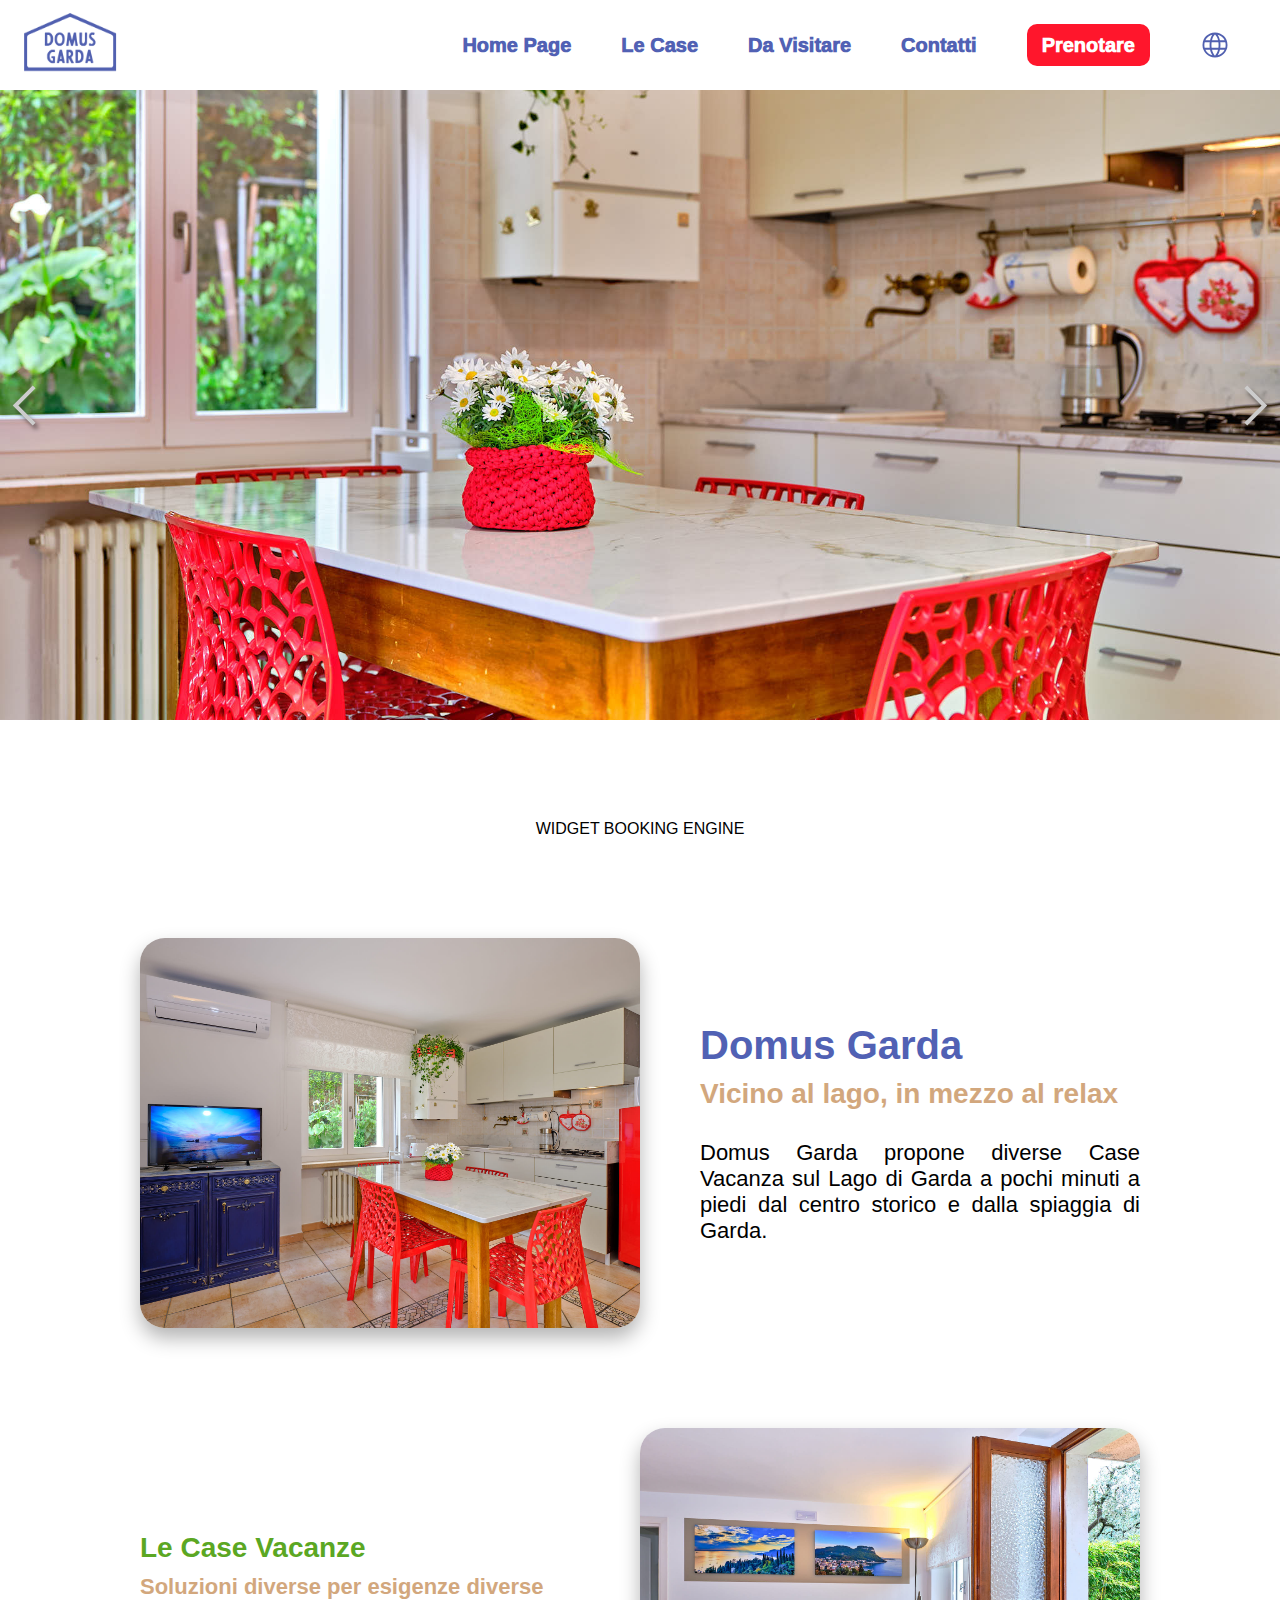
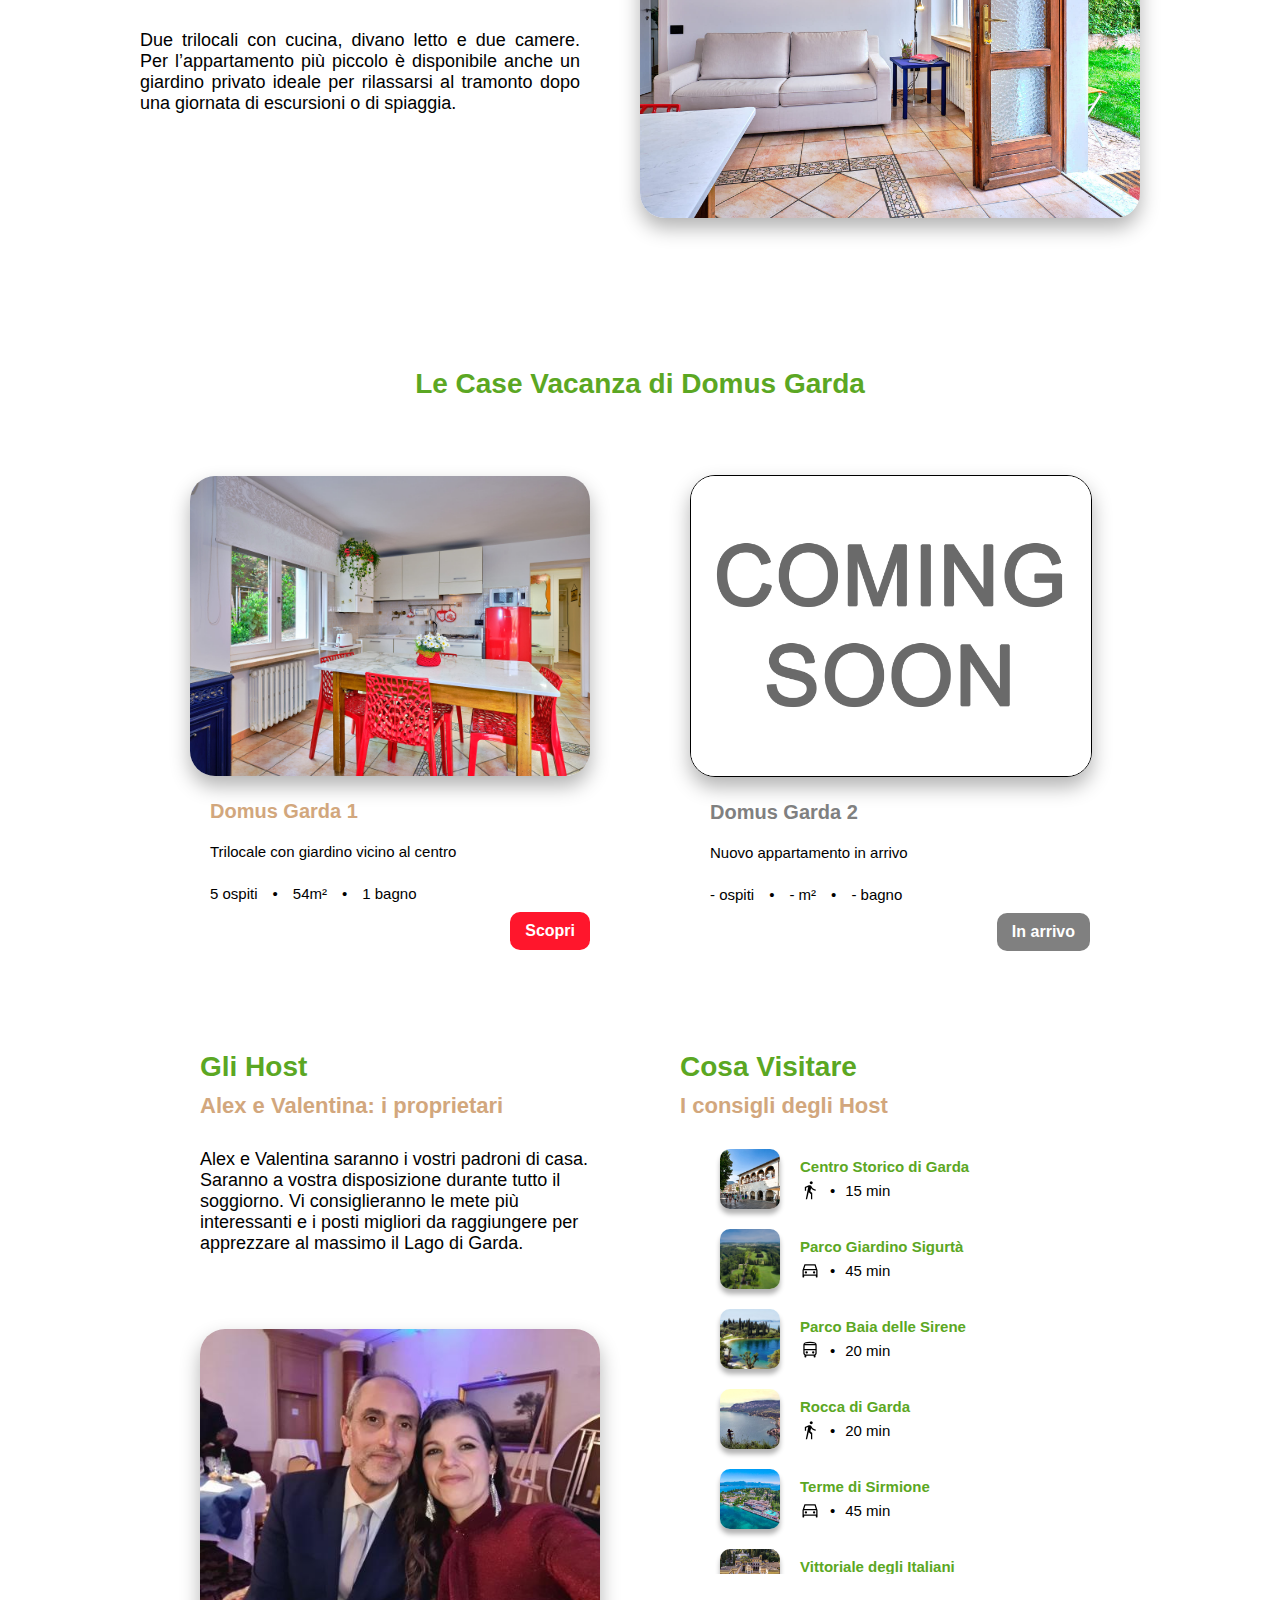
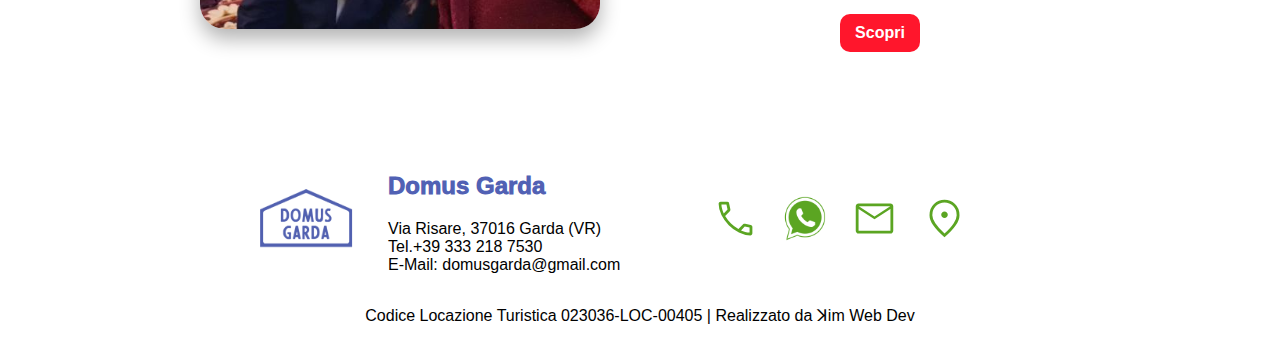
<file: index.html>
<!DOCTYPE html>
<html lang="en">
<head>
    <meta charset="UTF-8">
    <meta http-equiv="X-UA-Compatible" content="IE=edge">
    <meta name="viewport" content="width=device-width, initial-scale=1.0">
    <meta content="Domus Garda propone più di una Casa Vacanze sul Lago di Garda a pochi minuti a piedi dal centro storico e dalla spiaggia di Garda." name="description">
    <meta content="Domus Garda, Lago di Garda, Casa Vacanze Lago di Garda, Case Vacanze Lago di Garda, Case Vacanza Lago di Garda, Casa Vacanza Lago di Garda, Lago di Garda Casa Vacanza" name="keywords">

    <title>Domus Garda</title>

    <link rel="shortcut icon" href="favicon.png" type="image/x-icon">
    <link rel="stylesheet" href="styles/style.css">
</head>

<body>
    <header>
        <div class="header-bar">
            <a href="/"><img src="images/logo_dg.png" alt="logo_domusgarda" class="domus-logo"></a>
            <nav>

                <div class="menu-bar">
                    <ul class="menu-main">
                        <li><a href="index.html">Home Page</a></li>
                        <li><a href="" class="le-case-li">Le Case</a>
                            <div class="menu-sub">
                                <ul>
                                    <li><a href="domus-garda-1.html">Domus Garda 1</a></li>
                                    <li><a href="">Domus Garda 2</a></li>
                                </ul>
                            </div>
                        </li>
                        <li><a href="visit-garda.html">Da Visitare</a></li>
                        <li><a href="contacts.html">Contatti</a></li>
                        <li><a href="https://domusgarda.kross.travel/" target="_blank" class="booking-button">Prenotare</a></li>
                        <li class="lang-selector"><a href="" class="lang-li"><img src="images/icons/lang-sel-ico.svg" alt="" class="lang-icon"></a>
                            <div class="menu-sub lang-sub">
                                <ul>
                                    <li><div class="gtranslate_wrapper"></div></li>
                                </ul>
                            </div>
                        </li>
                    </ul>
                </div>    
            </nav>
        </div>
    </header>

    
        <section class="home-carousel">
            <button class="carousel-button left-button">
                <img src="images/icons/left_button.svg" alt="">
            </button>
            <div class="carousel">
                <img class="carousel-image current-slide" src="images/photo/giorno_07.jpg" alt="">
                <img class="carousel-image" src="images/photo/camera_m_02.jpg" alt="">
                <img class="carousel-image" src="images/photo/camera_s_02.jpg" alt="">
                <img class="carousel-image" src="images/photo/giorno_06.jpg" alt="">
                <img class="carousel-image" src="images/photo/bagno_02.jpg" alt="">
                <img class="carousel-image" src="images/photo/dettaglio_03.jpg" alt="">
                <img class="carousel-image" src="images/photo/bagno_03.jpg" alt="">
            </div>
            <button class="carousel-button right-button">
                <img src="images/icons/right_button.svg" alt="">
            </button>
        </section>

        <section class="booking-engine-widget section-width section-margins">

            WIDGET BOOKING ENGINE

        </section>

        <section class="home-first-section section-width section-margins">
            <div class="intro-paragraph flexed">
                <img src="images/photo/giorno_04.jpg" alt="" class="intro-image section-image">
                <div class="righted-text section-text">
                    <h1>Domus Garda</h1>
                    <h3>Vicino al lago, in mezzo al relax</h3>
                    <p>Domus Garda propone diverse Case Vacanza sul Lago di Garda a pochi minuti a piedi dal centro storico e dalla spiaggia di Garda.</p>
                </div>
            </div>
        </section>

        <section class="home-second-section section-width section-margins">
            <div class="houses-paragraph flexed">
                <div class="lefted-text section-text">
                    <h2>Le Case Vacanze</h2>
                    <h3>Soluzioni diverse per esigenze diverse</h3>
                    <p>Due trilocali con cucina, divano letto e due camere. Per l’appartamento più piccolo è disponibile anche un giardino privato ideale per rilassarsi al tramonto dopo una giornata di escursioni o di spiaggia.</p>
                </div>
                <img src="images/photo/giorno_08.jpg" alt="" class="houses-image section-image">
            </div>
        </section>

        <section class="home-third-section section-width section-margins">
            <div class="card-paragraph">
                <h2>Le Case Vacanza di Domus Garda</h2>
                <div class="cards-container flexed">
                    <div class="home-card">
                        <img src="images/photo/giorno_09.jpg" alt="" class="card-image domus-1-image">
                        <div class="home-card-info domus-garda-1">
                            <h4>Domus Garda 1</h4>
                            <p>Trilocale con giardino vicino al centro</p>
                            <div class="apt-card-details">
                                <p>5 ospiti</p>
                                <p>54m²</p>
                                <p>1 bagno</p>
                            </div>
                            <a href="" class="find-button domus-1-button">Scopri</a>
                        </div>
                    </div>
                    <div class="home-card">
                        <img src="images/coming_soon.png" alt="" class="card-image domus-2-image">
                        <div class="home-card-info domus-garda-2">
                            <h4>Domus Garda 2</h4>
                            <p>Nuovo appartamento in arrivo</p>
                            <div class="apt-card-details">
                                <p>- ospiti</p>
                                <p>- m²</p>
                                <p>- bagno</p>
                            </div>
                            <a href="" class="find-button domus-2-button">In arrivo</a>
                        </div>
                    </div>
                </div>
            </div>
        </section>

        <section class="home-fourth-section flexed section-width section-margins">
            <div class="host-paragraph home-fourth-paragraph">
                <h2>Gli Host</h2>
                <h3>Alex e Valentina: i proprietari</h3>
                <p>Alex e Valentina saranno i vostri padroni di casa. Saranno a vostra disposizione durante tutto il soggiorno. Vi consiglieranno le mete più interessanti e i posti migliori da raggiungere per apprezzare al massimo il Lago di Garda.</p>
                <img src="images/alex_vale.jpg" alt="" class="alex-vale">
            </div>
            <div class="visit-paragraph home-fourth-paragraph">
                <h2>Cosa Visitare</h2>
                <h3>I consigli degli Host</h3>
                <div class="visit-slider">
                    <div class="visit-content">
                        <img src="images/visit/centro_garda.jpg" alt="" class="visit-image">
                        <div class="visit-desc">
                            <h4>Centro Storico di Garda</h4>
                            <div class="visit-time"><img src="images/icons/directions_walk.svg" alt="" class="visit-dir-icon"> <p>15 min</p></div>
                        </div>
                    </div>
                    <div class="visit-content">
                        <img src="images/visit/sigurta.jpg" alt="" class="visit-image">
                        <div class="visit-desc">
                            <h4>Parco Giardino Sigurtà</h4>
                            <div class="visit-time"><img src="images/icons/directions_car.svg" alt="" class="visit-dir-icon"> <p>45 min</p></div>
                        </div>
                    </div>
                    <div class="visit-content">
                        <img src="images/visit/baia_sirene.jpeg" alt="" class="visit-image">
                        <div class="visit-desc">
                            <h4>Parco Baia delle Sirene</h4>
                            <div class="visit-time"><img src="images/icons/directions_bus.svg" alt="" class="visit-dir-icon"> <p>20 min</p></div>
                        </div>
                    </div>
                    <div class="visit-content">
                        
                        <img src="images/visit/rocca_garda.jpeg" alt="" class="visit-image">
                        <div class="visit-desc">
                            <h4>Rocca di Garda</h4>
                            <div class="visit-time"><img src="images/icons/directions_walk.svg" alt="" class="visit-dir-icon"> <p>20 min</p></div>
                        </div>
                    </div>
                    <div class="visit-content">
                        <img src="images/visit/terme_sirmione.jpg" alt="" class="visit-image">
                        <div class="visit-desc">
                            <h4>Terme di Sirmione</h4>
                            <div class="visit-time"><img src="images/icons/directions_car.svg" alt="" class="visit-dir-icon"> <p>45 min</p></div>
                        </div>
                    </div>
                    <div class="visit-content">
                        <img src="images/visit/vittoriale.jpg" alt="" class="visit-image">
                        <div class="visit-desc">
                            <h4>Vittoriale degli Italiani</h4>
                            <div class="visit-time"><img src="images/icons/directions_car.svg" alt="" class="visit-dir-icon"> <p>53 min</p></div>
                        </div>
                    </div>
                    <div class="visit-content">
                        <img src="images/visit/verona.jpg" alt="" class="visit-image">
                        <div class="visit-desc">
                            <h4>Verona</h4>
                            <div class="visit-time"><img src="images/icons/directions_car.svg" alt="" class="visit-dir-icon"> <p>35 min</p></div>
                        </div>
                    </div>
                    <div class="visit-content">
                        <img src="images/visit/valpolicella.jpg" alt="" class="visit-image">
                        <div class="visit-desc">
                            <h4>Valpolicella</h4>
                            <div class="visit-time"><img src="images/icons/directions_car.svg" alt="" class="visit-dir-icon"> <p>28 min</p></div>
                        </div>
                    </div>
                    <div class="visit-content">
                        <img src="images/visit/gardaland.jpg" alt="" class="visit-image">
                        <div class="visit-desc">
                            <h4>Gardaland</h4>
                            <div class="visit-time"><img src="images/icons/directions_car.svg" alt="" class="visit-dir-icon"> <p>20 min</p></div>
                        </div>
                    </div>
                    <div class="visit-content">
                        <img src="images/visit/madonna_corona.jpg" alt="" class="visit-image">
                        <div class="visit-desc">
                            <h4>Madonna della Corona</h4>
                            <div class="visit-time"><img src="images/icons/directions_car.svg" alt="" class="visit-dir-icon"> <p>24 min</p></div>
                        </div>
                    </div>
                </div>
                <a href="visit-garda" class="find-button visit-button">Scopri</a>
            </div>
        </section>
    

    <footer>
        <div class="upper-footer-content">
            <a href="/"><img src="images/logo_dg.png" alt="" class="domus-logo footer-logo"></a>
            <div class="company-details">
                <h2>Domus Garda</h2>
                <p>Via Risare, 37016 Garda (VR) <br>Tel.+39 333 218 7530 <br> E-Mail: domusgarda@gmail.com</p>
            </div>
            <div class="footer-buttons">
                <a href="tel:+393332187530"><img src="images/icons/call.svg" alt="" class="footer-icon"></a>
                <a href="https://wa.me/+393332187530" target="_blank"><img src="images/icons/whatsapp1.png" alt="" class="footer-icon"></a>
                <a href="mailto:domusgarda@gmail.com" target="_blank"><img src="images/icons/mail.svg" alt="" class="footer-icon"></a>
                <a href="https://goo.gl/maps/H2mfoWAPx4V2UEMXA" target="_blank"><img src="images/icons/location.svg" alt="" class="footer-icon"></a>
            </div>
        </div>
        <div class="footer-end">
            <p>Codice Locazione Turistica 023036-LOC-00405 | Realizzato da ꓘim Web Dev</p>
        </div>
    </footer>


    <script src="scripts/carousel.js"></script>
    <script src="scripts/apt-carousel.js"></script>

    <script src="scripts/translator.js"></script>
    <script src="https://cdn.gtranslate.net/widgets/latest/flags.js" defer></script>
</body></html>
</file>
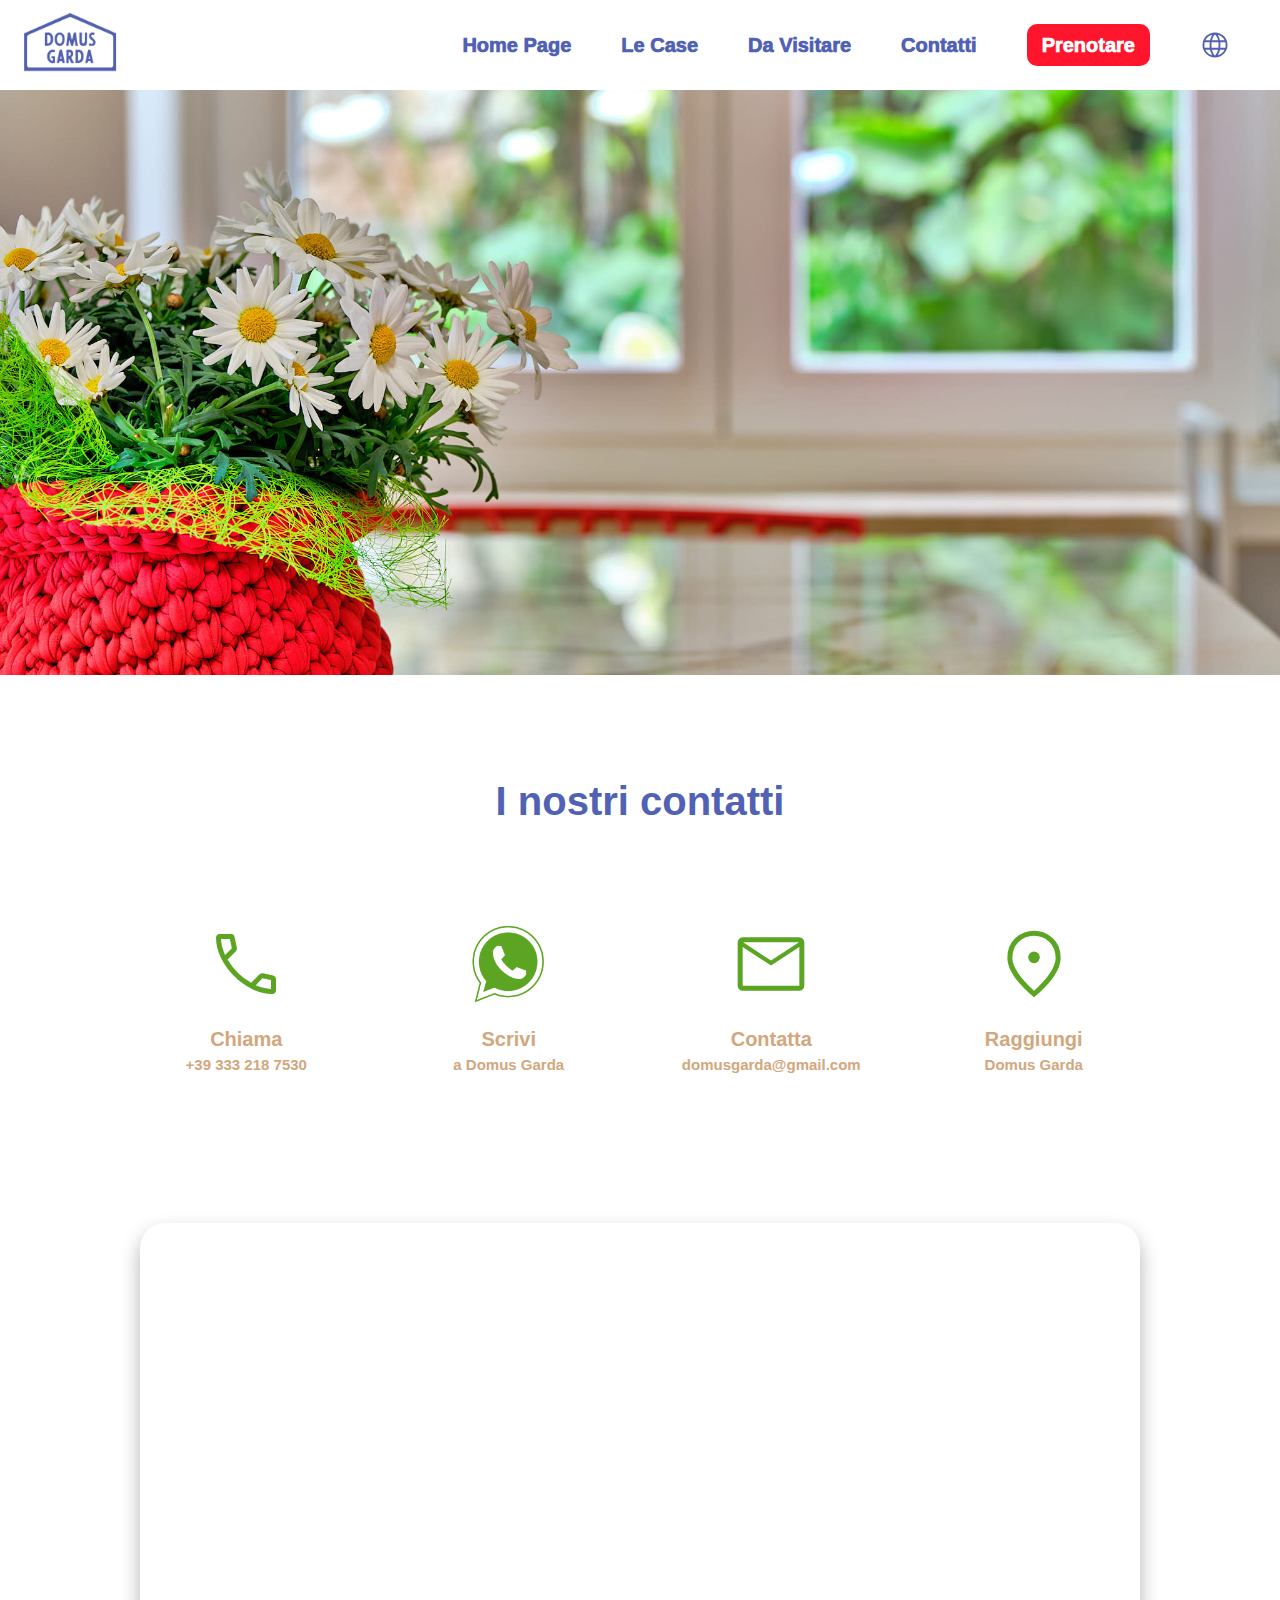
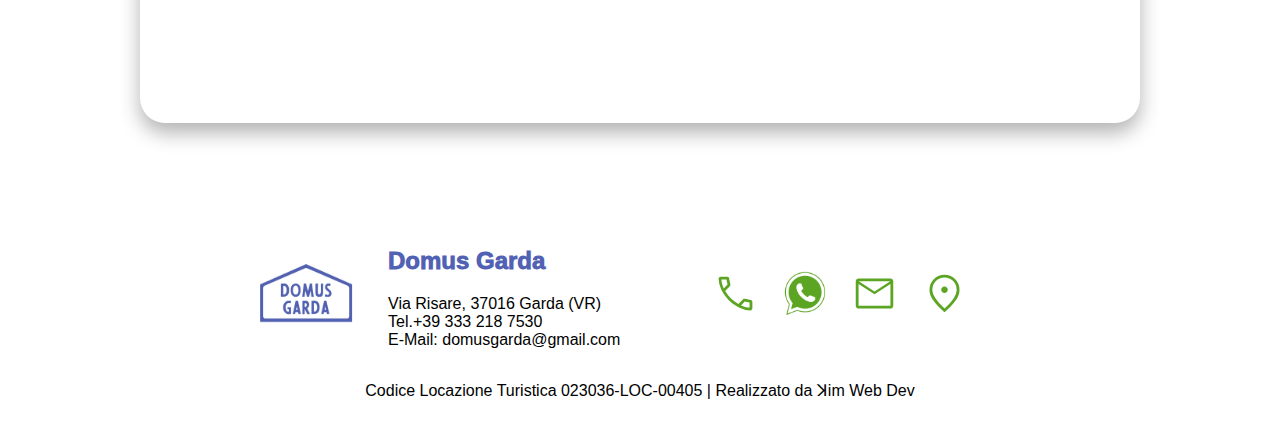
<file: contacts.html>
<!DOCTYPE html>
<html lang="en">
<head>
    <meta charset="UTF-8">
    <meta http-equiv="X-UA-Compatible" content="IE=edge">
    <meta name="viewport" content="width=device-width, initial-scale=1.0">
    <meta content="Domus Garda propone più di una Casa Vacanze sul Lago di Garda a pochi minuti a piedi dal centro storico e dalla spiaggia di Garda." name="description">
    <meta content="Domus Garda, Lago di Garda, Casa Vacanze Lago di Garda, Case Vacanze Lago di Garda, Case Vacanza Lago di Garda, Casa Vacanza Lago di Garda, Lago di Garda Casa Vacanza" name="keywords">
    
    <title>Contatti</title>

    <link rel="shortcut icon" href="favicon.png" type="image/x-icon">
    <link rel="stylesheet" href="styles/style.css">
</head>

<body>
    <header>
        <div class="header-bar">
            <a href="/"><img src="images/logo_dg.png" alt="logo_domusgarda" class="domus-logo"></a>
            <nav>

                <div class="menu-bar">
                    <ul class="menu-main">
                        <li><a href="index.html">Home Page</a></li>
                        <li><a href="" class="le-case-li">Le Case</a>
                            <div class="menu-sub">
                                <ul>
                                    <li><a href="domus-garda-1.html">Domus Garda 1</a></li>
                                    <li><a href="">Domus Garda 2</a></li>
                                </ul>
                            </div>
                        </li>
                        <li><a href="visit-garda.html">Da Visitare</a></li>
                        <li><a href="contacts.html">Contatti</a></li>
                        <li><a href="https://domusgarda.kross.travel/" target="_blank" class="booking-button">Prenotare</a></li>
                        <li class="lang-selector"><a href="" class="lang-li"><img src="images/icons/lang-sel-ico.svg" alt="" class="lang-icon"></a>
                            <div class="menu-sub lang-sub">
                                <ul>
                                    <li><div class="gtranslate_wrapper"></div></li>
                                </ul>
                            </div>
                        </li>
                    </ul>
                </div>    
            </nav>
        </div>
    </header>

    
        <section class="page-image-section">
            <img src="images/photo/dettaglio_01.jpg" alt="" class="main-page-image contacts-main-image">
        </section>

        <section class="section-width section-margins">
              <div class="page-title">
                    <h1>I nostri contatti</h1>
                </div>
            <div class="intro-paragraph contact-intro-paragraph flexed">
              
                <div class="main-section-icons">
                    <div class="icon-card">
                        <a href="tel:+393332187530"><img src="images/icons/call.svg" alt="" class="contact-icon"></a>
                        <p>Chiama</p>
                        <p> +39 333 218 7530</p>
                    </div>
                    <div class="icon-card">
                        <a href="https://wa.me/+393332187530"><img src="images/icons/whatsapp1.png" alt="" class="contact-icon"></a>
                        <p>Scrivi</p>
                        <p>a Domus Garda</p>
                    </div>
                    <div class="icon-card">
                        <a href="mailto:domusgarda@gmail.com"><img src="images/icons/mail.svg" alt="" class="contact-icon"></a>
                        <p>Contatta</p>
                        <p>domusgarda@gmail.com</p>
                        <p></p>
                    </div>
                    <div class="icon-card">
                        <a href="https://goo.gl/maps/H2mfoWAPx4V2UEMXA"><img src="images/icons/location.svg" alt="" class="contact-icon"></a>
                        <p>Raggiungi</p>
                        <p>Domus Garda</p>
                    </div>
                </div>
            </div>
        </section>

<section class="section-width section-margins">
    <div class="contacts-map-container">
        <iframe src="https://shorturl.at/ijkJY" class="contact-map" allowfullscreen="" loading="lazy" referrerpolicy="no-referrer-when-downgrade"></iframe>
    </div>
</section>

    

    <footer>
        <div class="upper-footer-content">
            <a href="/"><img src="images/logo_dg.png" alt="" class="domus-logo footer-logo"></a>
            <div class="company-details">
                <h2>Domus Garda</h2>
                <p>Via Risare, 37016 Garda (VR) <br>Tel.+39 333 218 7530 <br> E-Mail: domusgarda@gmail.com</p>
            </div>
            <div class="footer-buttons">
                <a href="tel:+393332187530"><img src="images/icons/call.svg" alt="" class="footer-icon"></a>
                <a href="https://wa.me/+393332187530" target="_blank"><img src="images/icons/whatsapp1.png" alt="" class="footer-icon"></a>
                <a href="mailto:domusgarda@gmail.com" target="_blank"><img src="images/icons/mail.svg" alt="" class="footer-icon"></a>
                <a href="https://goo.gl/maps/H2mfoWAPx4V2UEMXA" target="_blank"><img src="images/icons/location.svg" alt="" class="footer-icon"></a>
            </div>
        </div>
        <div class="footer-end">
            <p>Codice Locazione Turistica 023036-LOC-00405 | Realizzato da ꓘim Web Dev</p>
        </div>
    </footer>


    <script src="scripts/carousel.js"></script>
    <script src="scripts/apt-carousel.js"></script>

    <script src="scripts/translator.js"></script>
    <script src="https://cdn.gtranslate.net/widgets/latest/flags.js" defer></script>
</body>
</html>
</file>
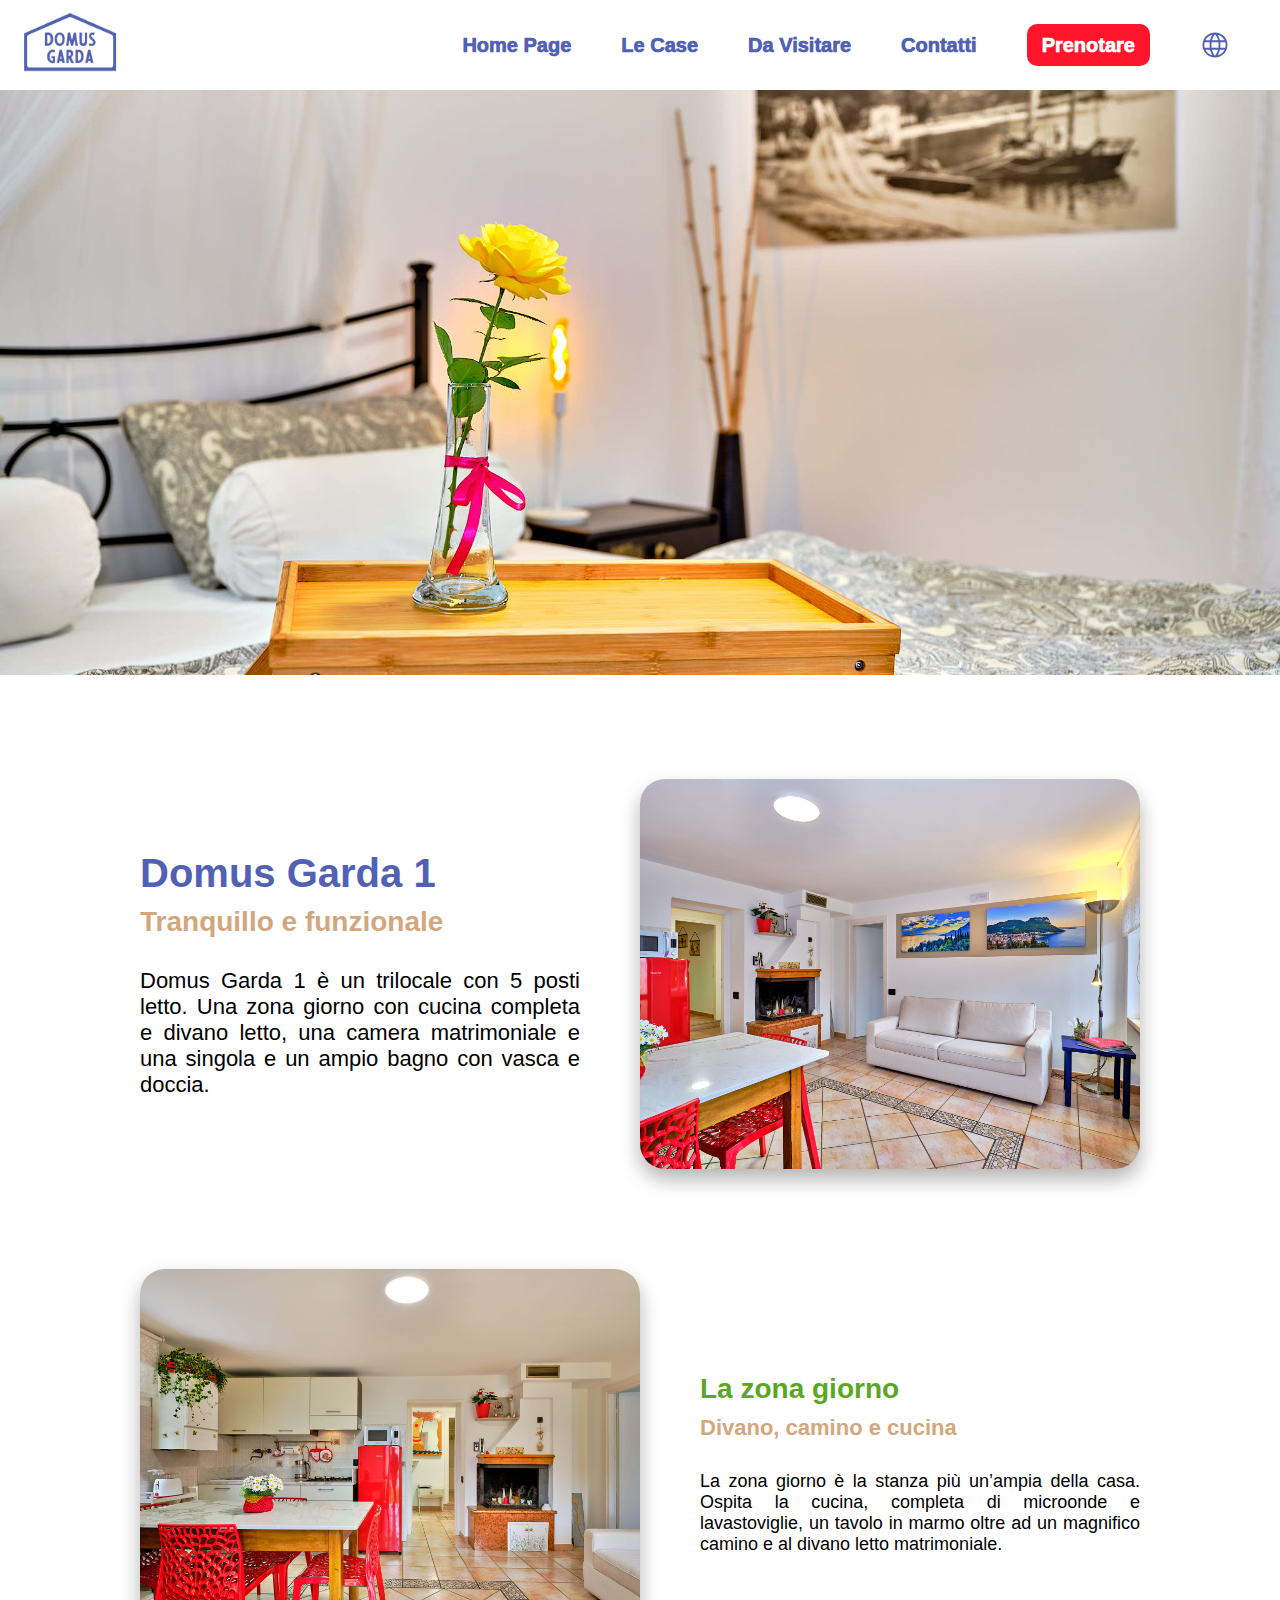
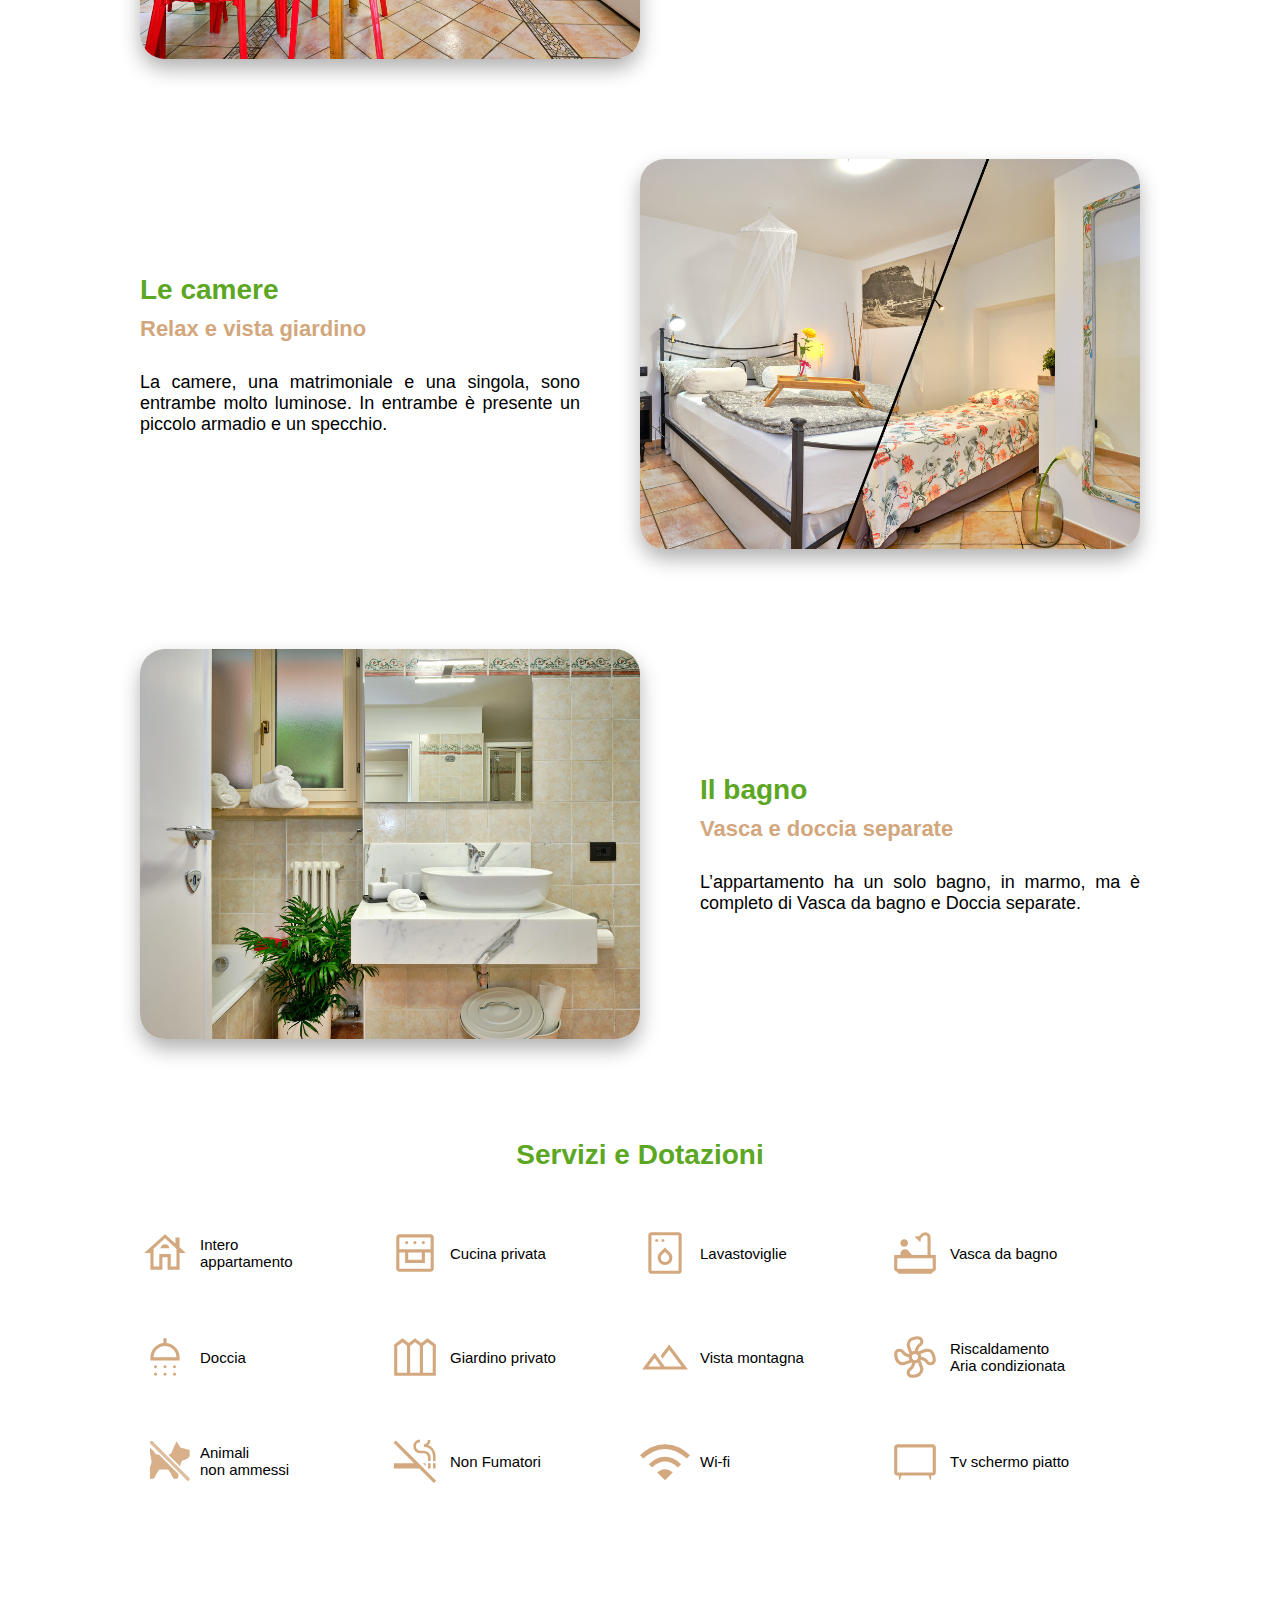
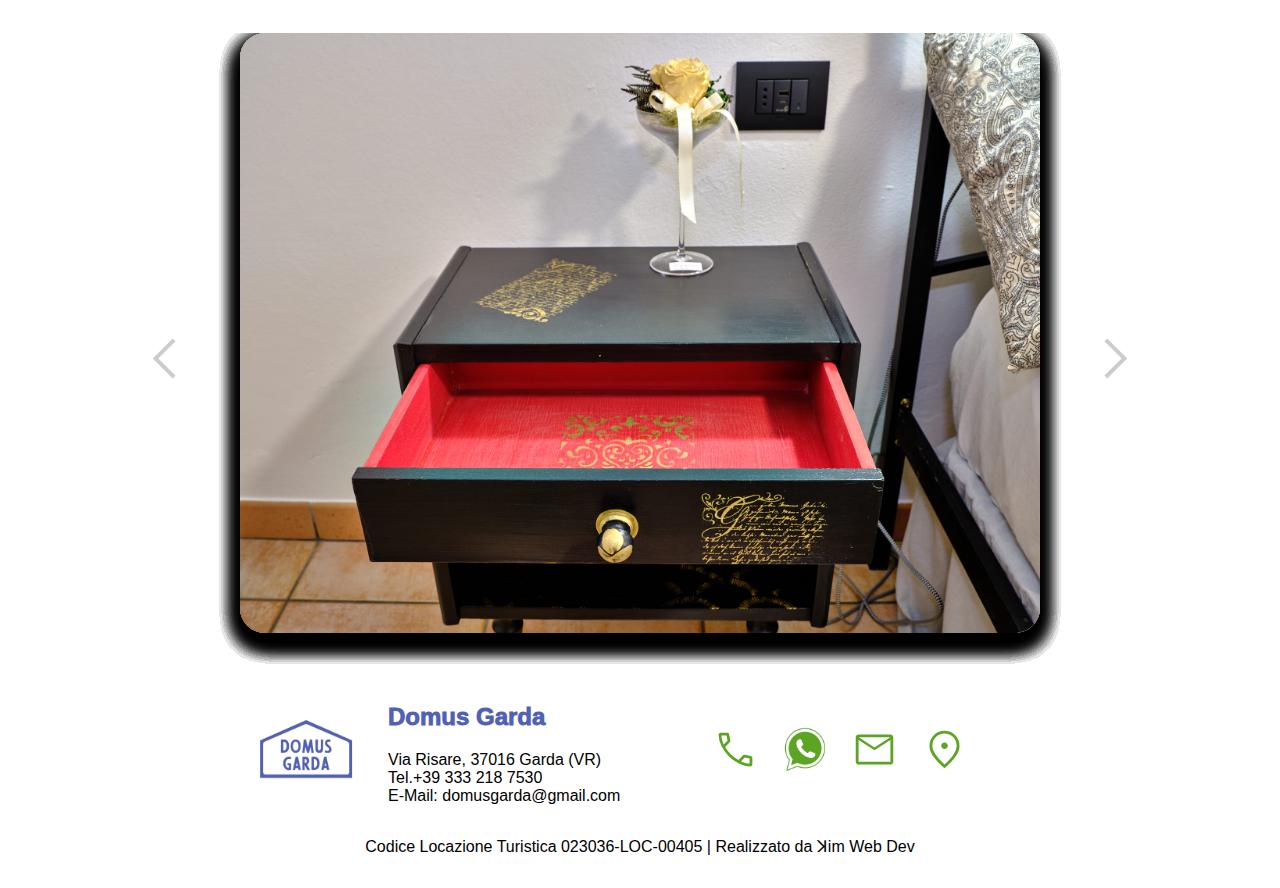
<file: domus-garda-1.html>
<!DOCTYPE html>
<html lang="en">
<head>
    <meta charset="UTF-8">
    <meta http-equiv="X-UA-Compatible" content="IE=edge">
    <meta name="viewport" content="width=device-width, initial-scale=1.0">
    <meta content="Domus Garda propone più di una Casa Vacanze sul Lago di Garda a pochi minuti a piedi dal centro storico e dalla spiaggia di Garda." name="description">
    <meta content="Domus Garda, Lago di Garda, Casa Vacanze Lago di Garda, Case Vacanze Lago di Garda, Case Vacanza Lago di Garda, Casa Vacanza Lago di Garda, Lago di Garda Casa Vacanza" name="keywords">
    
    <title>Domus Garda 1</title>

    <link rel="shortcut icon" href="favicon.png" type="image/x-icon">
    <link rel="stylesheet" href="styles/style.css">
</head>

<body>
    <header>
        <div class="header-bar">
            <a href="/"><img src="images/logo_dg.png" alt="logo_domusgarda" class="domus-logo"></a>
            <nav>

                <div class="menu-bar">
                    <ul class="menu-main">
                        <li><a href="index.html">Home Page</a></li>
                        <li><a href="" class="le-case-li">Le Case</a>
                            <div class="menu-sub">
                                <ul>
                                    <li><a href="domus-garda-1.html">Domus Garda 1</a></li>
                                    <li><a href="">Domus Garda 2</a></li>
                                </ul>
                            </div>
                        </li>
                        <li><a href="visit-garda.html">Da Visitare</a></li>
                        <li><a href="contacts.html">Contatti</a></li>
                        <li><a href="https://domusgarda.kross.travel/" target="_blank" class="booking-button">Prenotare</a></li>
                        <li class="lang-selector"><a href="" class="lang-li"><img src="images/icons/lang-sel-ico.svg" alt="" class="lang-icon"></a>
                            <div class="menu-sub lang-sub">
                                <ul>
                                    <li><div class="gtranslate_wrapper"></div></li>
                                </ul>
                            </div>
                        </li>
                    </ul>
                </div>    
            </nav>
        </div>
    </header>

    
        <section class="page-image-section">
            <img src="images/photo/camera_m_03.jpg" alt="" class="main-page-image dg-1-main-image">
        </section>
        
        <section class="section-width section-margins ">
            <div class="intro-paragraph apt-intro-paragraph flexed">
                <div class="main-section-text lefted-text">
                    <h1>Domus Garda 1</h1>
                    <h3>Tranquillo e funzionale</h3>
                    <p>Domus Garda 1 è un trilocale con 5 posti letto. Una zona giorno con cucina completa e divano letto, una camera matrimoniale e una singola e un ampio bagno con vasca e doccia.</p>
                </div>
                <img src="images/photo/giorno_03.jpg" alt="" class="apt-image section-image">
            </div>
        </section>
        
        <section class="section-width section-margins">
            <div class="other-paragraph apt-dayarea-paragraph flexed">
                <img src="images/photo/giorno_02.jpg" alt="" class="apt-image section-image">
                <div class="other-section-text righted-text">
                    <h2>La zona giorno</h2>
                    <h3>Divano, camino e cucina</h3>
                    <p>La zona giorno è la stanza più un’ampia della casa. Ospita la cucina, completa di microonde e lavastoviglie, un tavolo in marmo oltre ad un magnifico camino e al divano letto matrimoniale.</p>
                </div>
            </div>
        </section>
        
        <section class="section-width section-margins">
            <div class="other-paragraph apt-rooms-paragraph flexed">
                <div class="other-section-text lefted-text">
                    <h2>Le camere</h2>
                    <h3>Relax e vista giardino</h3>
                    <p>La camere, una matrimoniale e una singola, sono entrambe molto luminose. In entrambe è presente un piccolo armadio e un specchio.</p>
                </div>
                <img src="images/photo/camera_sem_01.png" alt="" class="apt-image section-image">
            </div>
        </section>
        
        <section class="section-width section-margins">
            <div class="other-paragraph apt-dayarea-paragraph flexed">
                <img src="images/photo/bagno_01.jpg" alt="" class="apt-image section-image">
                <div class="other-section-text righted-text">
                    <h2>Il bagno</h2>
                    <h3>Vasca e doccia separate</h3>
                    <p>L’appartamento ha un solo bagno, in marmo, ma è completo di Vasca da bagno e Doccia separate.</p>
                </div>
            </div>
        </section>

        <section class="section-width section-margins">
            <div class="other-paragraph services-apt-paragraph">
                <h2>Servizi e Dotazioni</h2>
                <div class="services-cards-container">
                    <div class="service-card">
                        <img src="images/icons/house.svg" alt="" class="service-icon">
                        <p>Intero <br> appartamento</p>
                    </div>
                    <div class="service-card">
                        <img src="images/icons/oven.svg" alt="" class="service-icon">
                        <p>Cucina privata</p>
                    </div>
                    <div class="service-card">
                        <img src="images/icons/dishwasher.svg" alt="" class="service-icon">
                        <p>Lavastoviglie</p>
                    </div>
                    <div class="service-card">
                        <img src="images/icons/bathtub.svg" alt="" class="service-icon">
                        <p>Vasca da bagno</p>
                    </div>
                    <div class="service-card">
                        <img src="images/icons/shower.svg" alt="" class="service-icon">
                        <p>Doccia</p>
                    </div>
                    <div class="service-card">
                        <img src="images/icons/outdoor_garden.svg" alt="" class="service-icon">
                        <p>Giardino privato</p>
                    </div>
                    <div class="service-card">
                        <img src="images/icons/landscape.svg" alt="" class="service-icon">
                        <p>Vista montagna</p>
                    </div>
                    <div class="service-card">
                        <img src="images/icons/mode_fan.svg" alt="" class="service-icon">
                        <p>Riscaldamento <br> Aria condizionata</p>
                    </div>
                    <div class="service-card">
                        <img src="images/icons/no-pets.svg" alt="" class="service-icon no-pets-icon">
                        <p>Animali <br> non ammessi</p>
                    </div>
                    <div class="service-card">
                        <img src="images/icons/smoke_free.svg" alt="" class="service-icon">
                        <p>Non Fumatori</p>
                    </div>
                    <div class="service-card">
                        <img src="images/icons/wifi.svg" alt="" class="service-icon">
                        <p>Wi-fi</p>
                    </div>
                    <div class="service-card">
                        <img src="images/icons/tv.svg" alt="" class="service-icon">
                        <p>Tv schermo piatto</p>
                    </div>
                </div>
            </div>
        </section>

        <section class="apt1-carousel">
            <button class="apt-carousel-button left-button">
                <img src="images/icons/left_button.svg" alt="">
            </button>
            <div class="apt-carousel">
                <img class="apt-carousel-image apt-current-slide" src="images/photo/giorno_01.jpg" alt="">
                <img class="apt-carousel-image" src="images/photo/giorno_02.jpg" alt="">
                <img class="apt-carousel-image" src="images/photo/giorno_03.jpg" alt="">
                <img class="apt-carousel-image" src="images/photo/giorno_04.jpg" alt="">
                <img class="apt-carousel-image" src="images/photo/giorno_05.jpg" alt="">
                <img class="apt-carousel-image" src="images/photo/giorno_06.jpg" alt="">
                <img class="apt-carousel-image" src="images/photo/giorno_07.jpg" alt="">
                <img class="apt-carousel-image" src="images/photo/giorno_08.jpg" alt="">
                <img class="apt-carousel-image" src="images/photo/giorno_09.jpg" alt="">
                <img class="apt-carousel-image" src="images/photo/camera_m_01.jpg" alt="">
                <img class="apt-carousel-image" src="images/photo/camera_m_02.jpg" alt="">
                <img class="apt-carousel-image" src="images/photo/camera_m_03.jpg" alt="">
                <img class="apt-carousel-image" src="images/photo/camera_m_04.jpg" alt="">
                <img class="apt-carousel-image" src="images/photo/camera_s_01.jpg" alt="">
                <img class="apt-carousel-image" src="images/photo/camera_s_02.jpg" alt="">
                <img class="apt-carousel-image" src="images/photo/camera_s_03.jpg" alt="">
                <img class="apt-carousel-image" src="images/photo/bagno_01.jpg" alt="">
                <img class="apt-carousel-image" src="images/photo/bagno_02.jpg" alt="">
                <img class="apt-carousel-image" src="images/photo/bagno_03.jpg" alt="">
                <img class="apt-carousel-image" src="images/photo/bagno_04.jpg" alt="">
                <img class="apt-carousel-image" src="images/photo/dettaglio_01.jpg" alt="">
                <img class="apt-carousel-image" src="images/photo/dettaglio_02.jpg" alt="">
                <img class="apt-carousel-image" src="images/photo/dettaglio_03.jpg" alt="">
                <img class="apt-carousel-image" src="images/photo/dettaglio_04.jpg" alt="">
                <img class="apt-carousel-image" src="images/photo/dettaglio_05.jpg" alt="">
            </div>
            <button class="apt-carousel-button right-button">
                <img src="images/icons/right_button.svg" alt="">
            </button>
        </section>

    

    <footer>
        <div class="upper-footer-content">
            <a href="/"><img src="images/logo_dg.png" alt="" class="domus-logo footer-logo"></a>
            <div class="company-details">
                <h2>Domus Garda</h2>
                <p>Via Risare, 37016 Garda (VR) <br>Tel.+39 333 218 7530 <br> E-Mail: domusgarda@gmail.com</p>
            </div>
            <div class="footer-buttons">
                <a href="tel:+393332187530"><img src="images/icons/call.svg" alt="" class="footer-icon"></a>
                <a href="https://wa.me/+393332187530" target="_blank"><img src="images/icons/whatsapp1.png" alt="" class="footer-icon"></a>
                <a href="mailto:domusgarda@gmail.com" target="_blank"><img src="images/icons/mail.svg" alt="" class="footer-icon"></a>
                <a href="https://goo.gl/maps/H2mfoWAPx4V2UEMXA" target="_blank"><img src="images/icons/location.svg" alt="" class="footer-icon"></a>
            </div>
        </div>
        <div class="footer-end">
            <p>Codice Locazione Turistica 023036-LOC-00405 | Realizzato da ꓘim Web Dev</p>
        </div>
    </footer>


    <script src="scripts/carousel.js"></script>
    <script src="scripts/apt-carousel.js"></script>

    <script src="scripts/translator.js"></script>
    <script src="https://cdn.gtranslate.net/widgets/latest/flags.js" defer></script>
</body></html>
</file>
<file: styles/style.css>
:root{
    --font-1: Raleway, Sans-serif;
    --font-size-1: 40px;
    --font-size-2: 28px;
    --font-size-3: 22px;
    --font-size-4: 20px;
    --font-size-5: 18px;
    --font-size-6: 15px;
    --color-1: #5161B4;
    --color-2: #FF162C;
    --color-3: #5BA723;
    --color-4: #D2A77D;
    --filter-color-1: brightness(0) saturate(100%) invert(38%) sepia(16%) saturate(1934%) hue-rotate(193deg) brightness(95%) contrast(90%);
    --filter-color-2: brightness(0) saturate(100%) invert(29%) sepia(86%) saturate(7388%) hue-rotate(347deg) brightness(101%) contrast(101%);
    --filter-color-3: brightness(0) saturate(100%) invert(53%) sepia(40%) saturate(779%) hue-rotate(51deg) brightness(96%) contrast(93%);
    --filter-color-4: brightness(0) saturate(100%) invert(74%) sepia(43%) saturate(340%) hue-rotate(347deg) brightness(90%) contrast(82%);
    --filter-color-5: brightness(0) saturate(100%) invert(98%) sepia(0%) saturate(77%) hue-rotate(176deg) brightness(80%) contrast(106%) drop-shadow(3px 4px 2px rgb(0 0 0 / 0.5));
    --filter-color-6: brightness(0) saturate(100%) invert(98%) sepia(0%) saturate(77%) hue-rotate(176deg) brightness(80%) contrast(106%);
    --box-shadow-1: 0px 10px 20px rgba(0 0 0 / 0.3);
    --box-shadow-2: 0px 5px 5px rgba(0 0 0 / 0.3);
    --white-gradient-01:linear-gradient(to right, rgb(255, 255, 255, 1) 0%, rgba(255, 255, 255, 0) 100%);
    --white-gradient-02:linear-gradient(to left,  rgba(255,255,255, 1) 0%,  rgba(255,255,255, 0) 100%);
}


/*------ MAINLAYOUTS CSS ------*/ 

/*------ Header corrections ------*/

.header-bar{
    display: flex;
    align-items: center;
    height: 10vh;
}

.domus-logo{
    width: 100px;
    height: min-content;
    margin-right: auto;
    margin-left: 20px;
    filter: var(--filter-color-1);
}

nav{
    margin: auto;
    margin-right: 0;
    position: relative;
}

nav ul{
    list-style-type: none;
    padding: 0;
}

a{
    text-decoration: none;
}

.menu-bar{
    display: flex;
    align-items: center;
}

.menu-main{
    font-family: var(--font-1);
    font-size: var(--font-size-4);
    font-weight: 1000;
    display: flex;
    align-items: center;
}

.menu-main li{
    margin:auto;
    margin-right: 50px;
}

.menu-main a{
    color: var(--color-1);
}
.menu-main a:hover{
    color: var(--color-2);
}

.menu-sub{
    position: absolute;
    display: none;
    font-weight: 600;
    z-index: 999;
    padding-top: 10px;
}

.menu-sub ul{
    background-color: white;
    width: 100%;
}

.menu-sub li{
    padding: 15px 20px;
    margin: auto;
}

nav li:hover .menu-sub{
    display: block;
    z-index: 999;
}

.menu-main .booking-button {
    color: white;
    background-color: var(--color-2);
    padding: 10px 15px;
    border-radius: 10px;
}

.menu-main .booking-button:hover, .booking-button:hover {
    color: white;
    background-color: var(--color-1);
}

.lang-li{
    display: flex;
    align-items: center;
}


.lang-icon{
    width: 30px;
    height: 30px;
    filter: var(--filter-color-1);
}

.lang-sub{
    padding: 0;
    margin: auto;
    width: min-content;
    margin-left: -17px;
}


/*------ Footer corrections ------*/
footer{
    font-family: var(--font-1);
    width: 800px;
    margin: auto;
}

footer h2{
    font-weight: 1000;
    color: #5161B4;
}

.upper-footer-content{
    display: flex;
    align-items: center;
}

.footer-logo{
    margin-right: 2em;
    margin-left: 1em;
}

.footer-buttons{
margin: auto;
}

.footer-icon{
    width: 45px;  
    margin-left: 20px;  
    filter: var(--filter-color-3);
}

.footer-end{
    display: flex;
    width: 100%;
    align-items: center;
    justify-content: center;
    padding-bottom: 1em;
}

/*--------GENERAL PART CSS--------*/
body{
    width: 100%;
    margin: 0;
}
*{
    font-family: var(--font-1);
}

h1{
    font-weight: 900;
}

h2{
    font-weight: 900;
}

h3{
    font-weight: 700;
}

.flexed{
    display: flex;
    align-items: center;
    justify-content: center;
}

.section-width{
width: 1000px;
margin: auto;
}

.section-margins{
    margin: 100px auto;
}

.section-text{
    margin: auto 40px;
}

.section-image{
    width: 50%;
    height: 390px;
    border-radius: 25px;
    object-fit: cover;
    box-shadow: var(--box-shadow-1);
}

.main-page-image{
    height: 65vh;
    width: 100%;
    object-fit: cover;
    object-position: center 70%;
}
.main-paragraph h1{
    font-size: var(--font-size-1);
    color: var(--color-1);
    margin-bottom: 10px;
}

.main-paragraph h3{
    font-size: var(--font-size-2);
    color: var(--color-4);
    margin-bottom: 30px;
}

.main-paragraph p{
    font-size: var(--font-size-3);
    text-align:justify;
}

.other-paragraph h2{
    font-size: var(--font-size-2);
    color: var(--color-3);
    margin-bottom: 10px;
}

.other-paragraph h3{
    font-size: var(--font-size-3);
    color: var(--color-4);
    margin-bottom: 30px;
}
.other-paragraph p{
    font-size: var(--font-size-5);
    text-align:justify;
}

.grid{
    display: grid;
}

/*--------SPECIFIC PART CSS--------*/

/*--------HOME PAGE CSS--------*/

/*---Home Carousel CSS---*/
.home-carousel{
    position: relative;
    overflow: hidden;
}

.carousel{
    position: relative;
    height: 70vh;
    width: 100%;
    margin: 0 auto;
    transition: transform 250ms ease-in;
}

.carousel-image{
    width: 100%;
    height: 100%;
    object-fit: cover;
    position: absolute;
    top:0;
    bottom: 0;
    object-position: center 70%;
}

.carousel-button{
    border: 0;
    background: transparent;
    display: flex;
    align-items: center;
    height: 50%;
    padding: 0;
    position: absolute;
    z-index: 999;
    top: 50%;
    transform: translateY(-50%);
    cursor: pointer;
    filter:var(--filter-color-5);
}

.right-button{
    right: 0;
}

/*---Booking Engine Widget CSS---*/
.booking-engine-widget{
    text-align: center;
}


/*---Domus Garda Paragraph CSS---*/
.righted-text{
    margin-left: 60px;
    margin-right: 0;
}

.righted-text *{
    margin: auto;
}



.intro-paragraph h1{
    font-size: var(--font-size-1);
    color: var(--color-1);
    margin-bottom: 10px;
}

.intro-paragraph h3{
    font-size: var(--font-size-2);
    color: var(--color-4);
    margin-bottom: 30px;
}
.intro-paragraph p{
    font-size: var(--font-size-3);
    text-align:justify;
}

/*---Houses Paragraph CSS---*/
.lefted-text{
    margin-left: 0;
    margin-right: 60px;
}

.lefted-text *{
    margin: auto;
}

.houses-paragraph h2{
    font-size: var(--font-size-2);
    color: var(--color-3);
    margin-bottom: 10px;
}

.houses-paragraph h3{
    font-size: var(--font-size-3);
    color: var(--color-4);
    margin-bottom: 30px;
}
.houses-paragraph p{
    font-size: var(--font-size-5);
    text-align:justify;
}

/*---Card Paragraph CSS---*/
.card-paragraph h2{
    color: var(--color-3);
    font-size: var(--font-size-2);
    text-align: center;
    margin-top: 150px;
    margin-bottom: 75px;
}

.card-image{
    width: 100%;
    height: 300px;
    object-fit: cover;
    border-radius: 25px;
    box-shadow: var(--box-shadow-1);
}

.domus-2-image{
    border: 1px solid black;
}

.home-card{
    width: 40%;
    margin: auto 50px;
}

.home-card-info{
    margin-left: 20px;
}

.home-card-info h4{
    font-size: var(--font-size-4);
    color: var(--color-4);
    margin: 20px auto;
}

.home-card-info p{
    font-size: var(--font-size-6);
    margin-bottom: 10px;
}

.domus-garda-2 h4{
    color: grey;
}

.apt-card-details{
    display: flex;
    width: 80%;
    margin: 0;
    font-weight: 500;
    font-size: var(--font-size-6);
}

.apt-card-details p:nth-child(1)::after,
.apt-card-details p:nth-child(2)::after{
    content: '•';
    margin: auto 15px;
}

.find-button{
    font-weight: 600;
    padding: 10px 15px;
    border-radius: 10px;
    color: white;
    background-color: var(--color-2);
}

.domus-1-button,
.domus-2-button{
    float: right;
}

.domus-2-button{
    background-color: grey;

}

/*---Host CSS---*/

.home-fourth-section{
    align-items: start;
}

.home-fourth-paragraph{
    margin: 0 40px;
}

.host-paragraph *{
    margin: auto;
}

.host-paragraph{
    width: 40%;
}

.host-paragraph h2{
    color: var(--color-3);
    font-size: var(--font-size-2);
    margin-bottom: 10px;
}

.host-paragraph h3{
    color: var(--color-4);
    font-size: var(--font-size-3);
    margin-bottom: 30px;
}

.host-paragraph p{
    font-size: var(--font-size-5);
    margin-bottom: 75px;
}

.alex-vale{
    width: 100%;
    border-radius: 25px;
    box-shadow: var(--box-shadow-1);
}


/*---Visit CSS---*/

.visit-paragraph h2{
    margin-top: auto;
    margin-bottom: 10px;
    color: var(--color-3);
    font-size: var(--font-size-2);
}

.visit-paragraph h3{
    margin-top: auto;
    color: var(--color-4);
    font-size: var(--font-size-3);
    margin-bottom: 30px;
}

.visit-paragraph{
    width: 40%;
}

.visit-image{
    width:60px;
    height: 60px;
    object-fit: cover;
    border-radius: 10px;
    box-shadow: var(--box-shadow-2);
    margin-right: 10px;
}

.visit-dir-icon{
    width:20px;
}

.visit-content{
    display: flex;
    align-items: center;
    margin-left: 10px;
    margin-bottom: 20px;
}

.visit-desc{
    margin-left: 10px;
}
.visit-desc h4, .visit-desc p{
    margin: auto;
    font-size: var(--font-size-6);
}
.visit-desc h4{
    margin-bottom: 5px;
    color: var(--color-3);
    font-weight: 800;
}
.visit-time{
    display: flex;
    width: max-content;
}

.visit-time p::before{
 content:"•";   
 margin-left: 10px;
 margin-right: 10px;
}

.visit-slider{
    width: 85%;
    height: 425px;
    margin: auto;
    overflow-y: auto;
    position: relative;
}

::-webkit-scrollbar{
    width: 10px;
    height: 10px;
}

.visit-slider::-webkit-scrollbar{
    width: 5px;
}

::-webkit-scrollbar-track{
    background: #DDD;
}
::-webkit-scrollbar-thumb{
    background: var(--color-4);
}

.visit-button{
    display: flex;
    width: min-content;
    margin:auto;
    justify-content: center;
    margin-top: 40px;
}

/*--------DOMUS GARDA 1 PAGE CSS--------*/

/*---Services CSS---*/
.services-apt-paragraph h2{
    text-align: center;
}

.services-cards-container{
    display: grid;
    grid-template-columns: 1fr 1fr 1fr 1fr;
    grid-template-rows: 1fr 1fr 1fr;
    align-items: center;
    margin: auto;
    margin-top: 50px;
}

.service-card{
    display: flex;
    align-items: center;
    margin-bottom: 40px;
}

.service-card p{
    font-size: var(--font-size-6);
}

.service-icon{
    width: 50px;
    height: 50px;
    margin-right: 10px;
    float: left;
    filter: var(--filter-color-4);
}

.no-pets-icon{
    width: 40px;
    height: 40px;
    margin-left: 10px;
}

/*---Apt Carousel CSS---*/
.apt1-carousel{
    position: relative;
    overflow: hidden;
    width: 1000px;
    margin: auto;
}

.apt-carousel{
    position: relative;
    height: 600px;
    width:80%;
    margin: 0 auto;
    transition: transform 250ms ease-in;
    margin-bottom: 50px;
}

.apt-carousel-image{
    width: 100%;
    height: 100%;
    object-fit: cover;
    position: absolute;
    top:0;
    bottom: 0;
    object-position: center 70%;
    border-radius: 25px;
    box-shadow: var(--box-shadow-1);
}

.apt-carousel-button{
    border: 0;
    background: transparent;
    display: flex;
    align-items: center;
    height: 50%;
    padding: 0;
    position: absolute;
    z-index: 999;
    top: 50%;
    transform: translateY(-50%);
    cursor: pointer;
    filter:var(--filter-color-6);
}

.right-button{
    right: 0px;
}
/*--------VISIT PAGE CSS--------*/

.visit-main-image{
    object-position: center 50%;
}

.gradient-section{
    position: relative;
}
.gradient-section:before {
    position: absolute;
    bottom: 0;
    left: 0;
    height: 100%;
    width: 10px;
    content: "";
    background: var(--white-gradient-01);
    z-index: 999;
}

.gradient-section:after {
    position: absolute;
    bottom: 0;
    right: 0;
    height: 100%;
    width: 10px;
    content: "";
    background: var(--white-gradient-02);
}


.destination-container h2{
    color: var(--color-3);
    margin-bottom: 50px;
    margin-left: 16px;
}

.destination-slider{
    width: 100%;
    height: 100%;
    display: grid;
    grid-auto-flow: column;
    grid-auto-columns: 28%;
    position: relative;
    overflow-x: overlay;
    scroll-snap-type: inline mandatory;
    scroll-padding-inline: 16px;
}

.destination-slider::-webkit-scrollbar-track{
    margin-left: 16px;
    margin-right: 16px;
}

.destination-slider > *{
    scroll-snap-align: start;
}


.destination-image{
    width: 100%;
    height: 160px;
    object-fit: cover;
    border-radius: 15px;
    box-shadow: var(--box-shadow-1);
}



.destination-slider p{
    margin-left: 5px;
    color: black;
}

.destination-card{
    margin: auto 16px;
    margin-bottom: 30px;
}

.visit-veneto-section{
    margin-top: 150px;
}

.visit-veneto-paragraph a img{
    display: flex;
    margin: auto;
}

.visit-veneto-text h2{
    font-size: var(--font-size-2);
    color: var(--color-3);
}

.visit-veneto-text h3{
    font-size: var(--font-size-3);
    margin-top: 10px;
}

.visit-veneto-text p{
    font-size: var(--font-size-5);
}

.veneto-image{
    width: 90%;
}
/*--------CONTACTS PAGE CSS--------*/

/*---Contact Icons CSS---*/

.page-title h1{
    font-size: var(--font-size-1);
    color: var(--color-1);
    text-align: center;
    margin-bottom: 50px;
}

.main-section-icons{
    display: flex;
    align-items: center;
    justify-content: center;
    gap: 5%;
    width: 100%;
    margin-block: 50px;
}

.icon-card{
    width: 30%;
    display: block;
    text-align: center;
}

.icon-card p{
    font-size: var(--font-size-4);
    text-align: center;
    color: var(--color-4);
    font-weight: 600;
    margin: auto;
}

.icon-card p:nth-child(3){
    font-size: var(--font-size-6);
    margin-top: 5px;
}

.contact-icon{
    width: 80px;
    height: 80px;
    filter: var(--filter-color-3);
    margin-bottom: 20px;
}

.contact-map{
    width: 100%;
    height: 500px;
    border: none;
    border-radius: 25px;
    box-shadow: var(--box-shadow-1);
}
</file>
